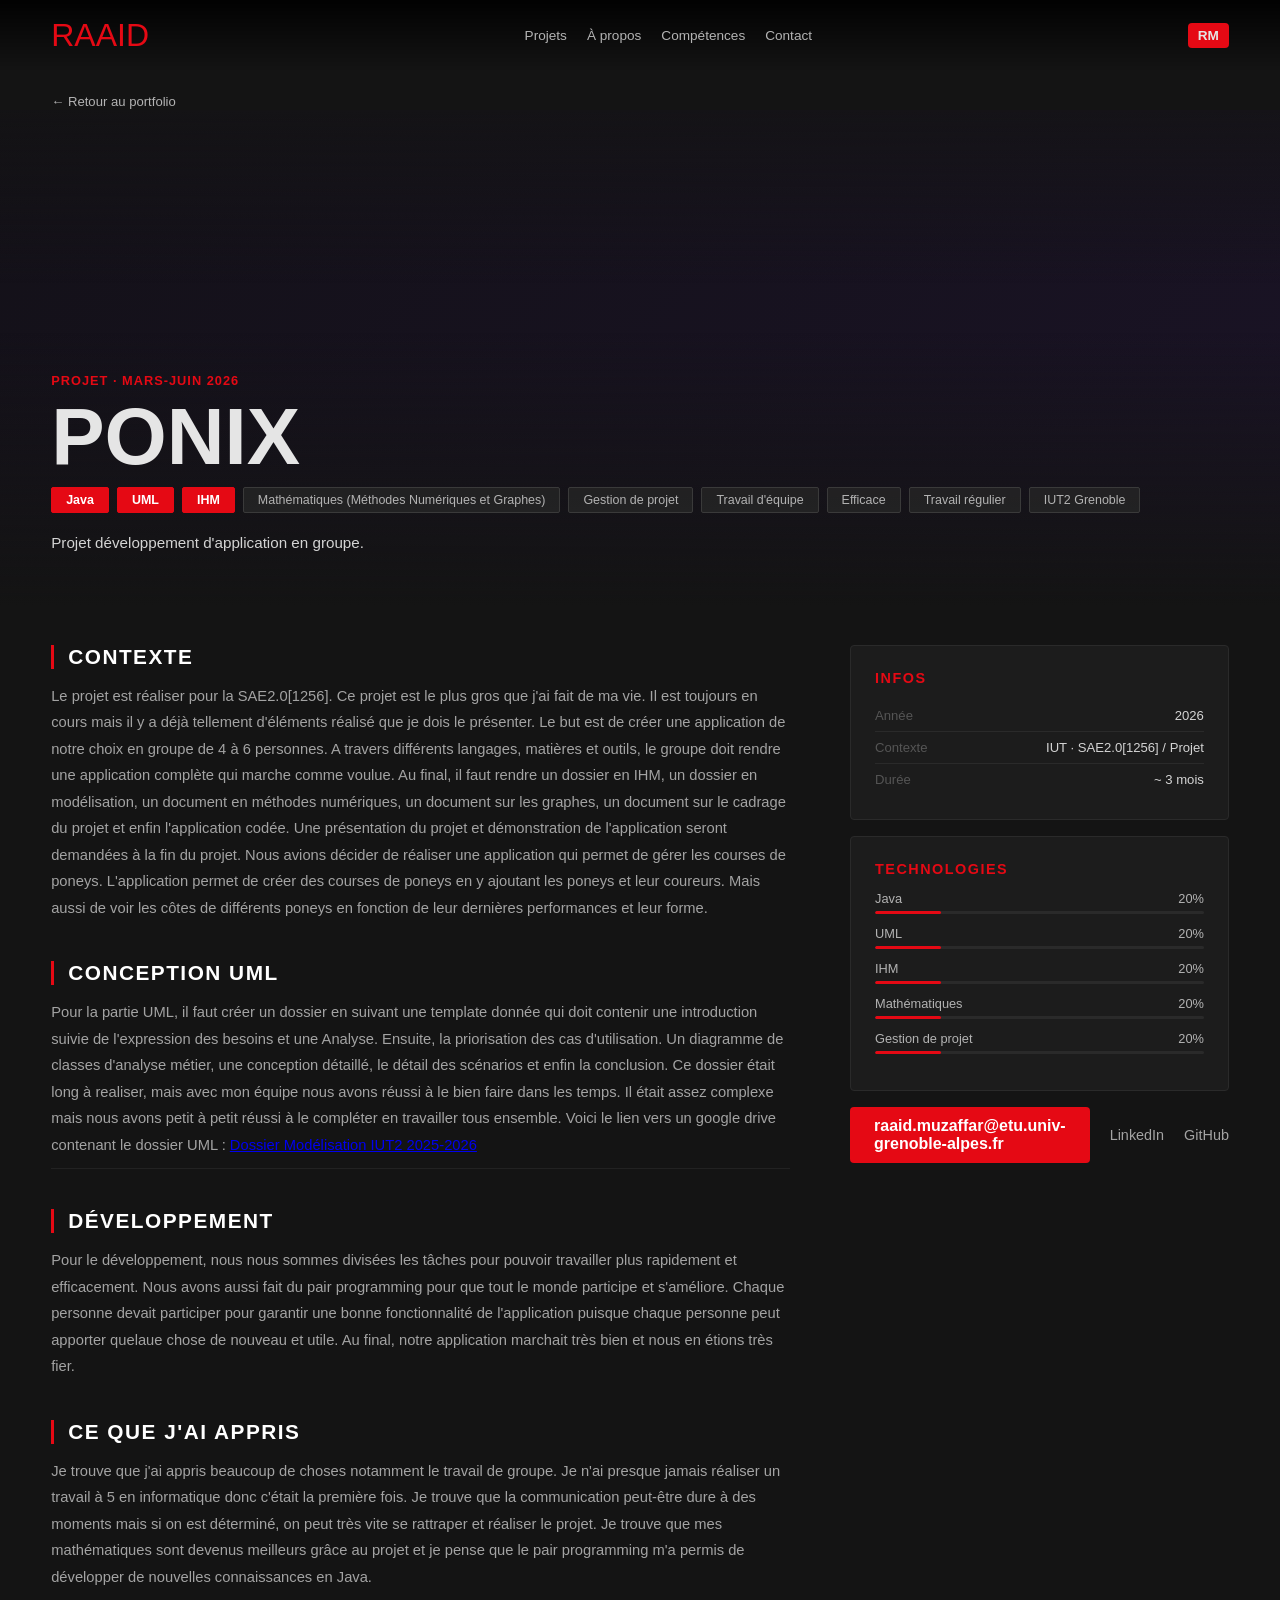
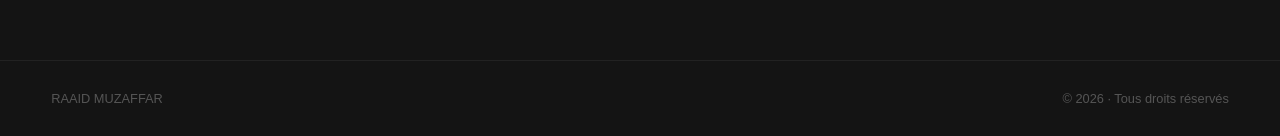
<file: application.html>
<!DOCTYPE html>
<html lang="fr">
<head>
  <meta charset="UTF-8">
  <meta name="viewport" content="width=device-width, initial-scale=1.0">
  <title>PONIX – Raaid Muzaffar</title>
  <link rel="stylesheet" href="cssportfolio.css">
</head>
<body>

<nav class="barrenav">
  <a href="index.html" class="logo">RAAID</a>
  <ul class="liennav">
    <li><a href="index.html">Projets</a></li>
    <li><a href="index.html">À propos</a></li>
    <li><a href="index.html">Compétences</a></li>
    <li><a href="index.html">Contact</a></li>
  </ul>
  <div class="avatar">RM</div>
</nav>

<a href="index.html" class="btn-arriere">← Retour au portfolio</a>

<section class="main-proj">
  <div class="bg-main-proj" style="background: linear-gradient(135deg, #110724, #2d115c);"></div>
  <div class="contenu-main-proj">
    <span class="grostxt-àpropos">PROJET · MARS-JUIN 2026</span>
    <h1>PONIX</h1>
    <div class="infos-main-proj">
      <span class="tag-red">Java</span>
      <span class="tag-red">UML</span>
      <span class="tag-red">IHM</span>
      <span>Mathématiques (Méthodes Numériques et Graphes)</span>
      <span>Gestion de projet</span>
      <span>Travail d'équipe</span>
      <span>Efficace</span>
      <span>Travail régulier</span>
      <span>IUT2 Grenoble</span>
    </div>
    <p style="color:#d4d4d4; max-width:580px; font-size:0.95rem; line-height:1.6;">
      Projet développement d'application en groupe.
    </p>
  </div>
</section>

<div class="main-structure">

  <div class="corps-main">

    <h2>CONTEXTE</h2>
    <p>Le projet est réaliser pour la SAE2.0[1256].
      Ce projet est le plus gros que j'ai fait de ma vie.
      Il est toujours en cours mais il y a déjà tellement d'éléments réalisé que je dois le présenter.
      Le but est de créer une application de notre choix en groupe de 4 à 6 personnes.
      A travers différents langages, matières et outils, le groupe doit rendre une application complète qui marche comme voulue.
      Au final, il faut rendre un dossier en IHM, un dossier en modélisation, un document en méthodes numériques, un document sur les graphes, un document sur le cadrage du projet et enfin l'application codée.
      Une présentation du projet et démonstration de l'application seront demandées à la fin du projet.
      Nous avions décider de réaliser une application qui permet de gérer les courses de poneys. L'application permet de créer des courses de poneys en y ajoutant les poneys et leur coureurs. Mais aussi de voir
      les côtes de différents poneys en fonction de leur dernières performances et leur forme.
    </p>

    <h2>CONCEPTION UML</h2>
    <p>Pour la partie UML, il faut créer un dossier en suivant une template donnée qui doit contenir une introduction suivie de l'expression des besoins et une Analyse.
      Ensuite, la priorisation des cas d'utilisation. Un diagramme de classes d'analyse métier, une conception détaillé, le détail des scénarios et enfin la conclusion.
      Ce dossier était long à realiser, mais avec mon équipe nous avons réussi à le bien faire dans les temps. Il était assez complexe mais nous avons petit à petit réussi à le compléter en travailler tous ensemble.
      Voici le lien vers un google drive contenant le dossier UML : <a href="https://drive.google.com/drive/folders/1jCc0aS4no5VzSkg6gOeWBM4frfP3zJgY?usp=sharing">Dossier Modélisation IUT2 2025-2026</a>
    </p>

    <div class="divise-main"></div>

    <h2>DÉVELOPPEMENT</h2>
    <p>Pour le développement, nous nous sommes divisées les tâches pour pouvoir travailler plus rapidement et efficacement. Nous avons aussi fait du pair programming pour que tout le monde participe et s'améliore.
      Chaque personne devait participer pour garantir une bonne fonctionnalité de l'application puisque chaque personne peut apporter quelaue chose de nouveau et utile. Au final, notre application marchait très bien et nous
      en étions très fier.
    </p>

    <h2>CE QUE J'AI APPRIS</h2>
    <ul>
      <p>Je trouve que j'ai appris beaucoup de choses notamment le travail de groupe. Je n'ai presque jamais réaliser un travail à 5 en informatique donc c'était la première fois.
      Je trouve que la communication peut-être dure à des moments mais si on est déterminé, on peut très vite se rattraper et réaliser le projet. 
      Je trouve que mes mathématiques sont devenus meilleurs grâce au projet et je pense que le pair programming m'a permis de développer de nouvelles connaissances en Java.
      </p>
    </ul>

  </div>

  <aside class="sidebar-main">

    <div class="sidebar-carte">
      <h3>INFOS</h3>
      <div class="sidebar-info">
        <span class="label">Année</span>
        <span class="valeur">2026</span>
      </div>
      <div class="sidebar-info">
        <span class="label">Contexte</span>
        <span class="valeur">IUT · SAE2.0[1256] / Projet</span>
      </div>
      <div class="sidebar-info">
        <span class="label">Durée</span>
        <span class="valeur">~ 3 mois</span>
      </div>
    </div>

    <div class="sidebar-carte">
      <h3>TECHNOLOGIES</h3>
      <div class="barre-comp">
        <div class="barre-comp-label"><span>Java</span><span>20%</span></div>
        <div class="barre-comp-track"><div class="barre-comp-fill" style="width: 20%;"></div></div>
      </div>
      <div class="barre-comp">
        <div class="barre-comp-label"><span>UML</span><span>20%</span></div>
        <div class="barre-comp-track"><div class="barre-comp-fill" style="width: 20%;"></div></div>
      </div>
      <div class="barre-comp">
        <div class="barre-comp-label"><span>IHM</span><span>20%</span></div>
        <div class="barre-comp-track"><div class="barre-comp-fill" style="width: 20%;"></div></div>
      </div>
      <div class="barre-comp">
        <div class="barre-comp-label"><span>Mathématiques</span><span>20%</span></div>
        <div class="barre-comp-track"><div class="barre-comp-fill" style="width: 20%;"></div></div>
      </div>
      <div class="barre-comp">
        <div class="barre-comp-label"><span>Gestion de projet</span><span>20%</span></div>
        <div class="barre-comp-track"><div class="barre-comp-fill" style="width: 20%;"></div></div>
      </div>
    </div>

    <div class="lien-contact">
    <a href="mailto:raaid.muzaffar@etu.univ-grenoble-alpes.fr" class="btn-red">raaid.muzaffar@etu.univ-grenoble-alpes.fr</a>
    <a href="https://linkedin.com/in/raaid-muzaffar-5b97623b1" target="_blank" class="style-link">LinkedIn</a>
    <a href="https://github.com/raaid07" target="_blank" class="style-link">GitHub</a>
  </div>

  </aside>

</div>

<footer>
  <div>RAAID MUZAFFAR</div>
  <div>© 2026 · Tous droits réservés</div>
</footer>

</body>
</html>
</file>
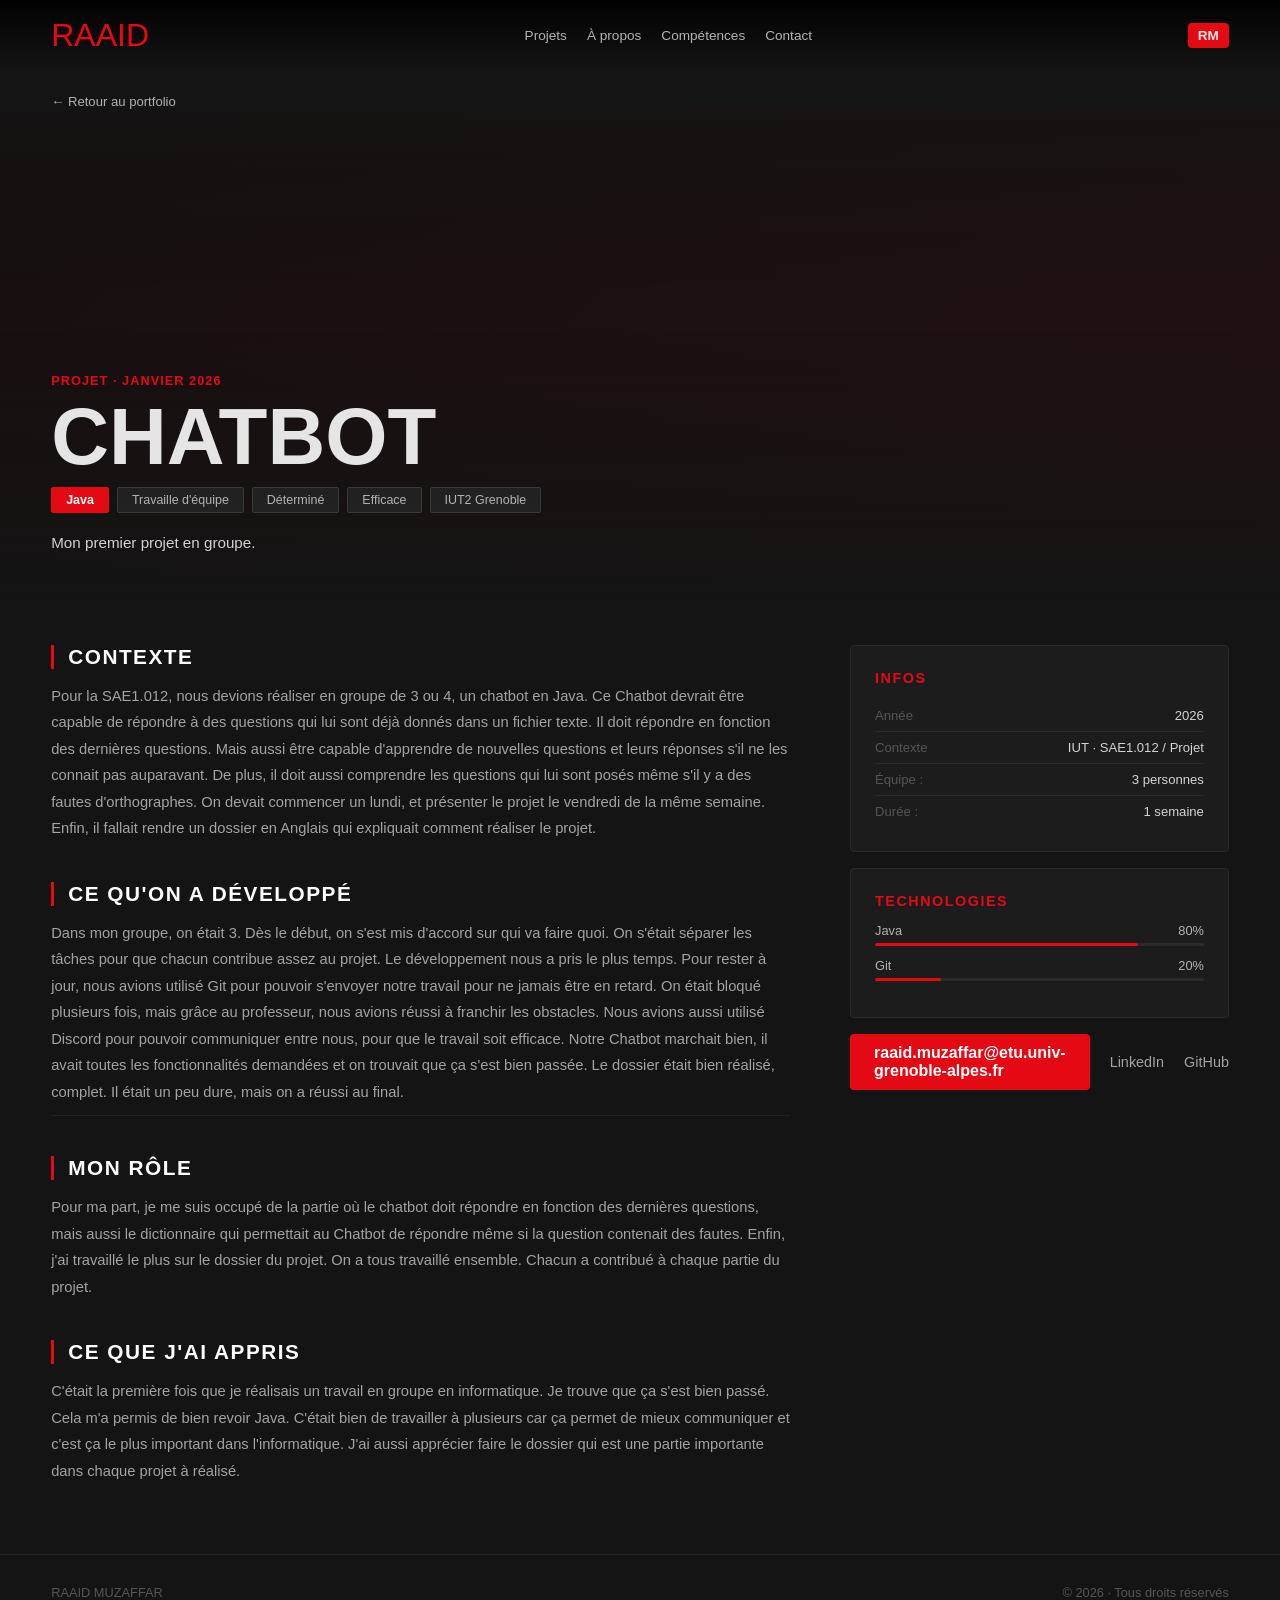
<file: chatbot.html>
<!DOCTYPE html>
<html lang="fr">
<head>
  <meta charset="UTF-8">
  <meta name="viewport" content="width=device-width, initial-scale=1.0">
  <title>Chatbot – Raaid Muzaffar</title>
  <link rel="stylesheet" href="cssportfolio.css">
</head>
<body>

<nav class="barrenav">
  <a href="index.html" class="logo">RAAID</a>
  <ul class="liennav">
    <li><a href="index.html">Projets</a></li>
    <li><a href="index.html">À propos</a></li>
    <li><a href="index.html">Compétences</a></li>
    <li><a href="index.html">Contact</a></li>
  </ul>
  <div class="avatar">RM</div>
</nav>

<a href="index.html" class="btn-arriere">← Retour au portfolio</a>

<section class="main-proj">
  <div class="bg-main-proj" style="background: linear-gradient(135deg, #1f0303, #4a0606);"></div>
  <div class="contenu-main-proj">
    <span class="grostxt-àpropos">PROJET · JANVIER 2026</span>
    <h1>CHATBOT</h1>
    <div class="infos-main-proj">
      <span class="tag-red">Java</span>
      <span>Travaille d'équipe</span>
      <span>Déterminé</span>
      <span>Efficace</span>
      <span>IUT2 Grenoble</span>
    </div>
    <p style="color:#d4d4d4; max-width:580px; font-size:0.95rem; line-height:1.6;">
      Mon premier projet en groupe.
    </p>
  </div>
</section>

<div class="main-structure">

  <div class="corps-main">

    <h2>CONTEXTE</h2>
    <p>Pour la SAE1.012, nous devions réaliser en groupe de 3 ou 4, un chatbot en Java.
      Ce Chatbot devrait être capable de répondre à des questions qui lui sont déjà donnés dans un fichier texte.
      Il doit répondre en fonction des dernières questions.
      Mais aussi être capable d'apprendre de nouvelles questions et leurs réponses s'il ne les connait pas auparavant.
      De plus, il doit aussi comprendre les questions qui lui sont posés même s'il y a des fautes d'orthographes.
      On devait commencer un lundi, et présenter le projet le vendredi de la même semaine.
      Enfin, il fallait rendre un dossier en Anglais qui expliquait comment réaliser le projet.</p>

    <h2>CE QU'ON A DÉVELOPPÉ</h2>
    <p>Dans mon groupe, on était 3. Dès le début, on s'est mis d'accord sur qui va faire quoi.
      On s'était séparer les tâches pour que chacun contribue assez au projet. Le développement nous a pris le plus temps. Pour rester à jour, nous avions utilisé Git pour pouvoir s'envoyer notre travail pour ne jamais être en retard.
      On était bloqué plusieurs fois, mais grâce au professeur, nous avions réussi à franchir les obstacles.
      Nous avions aussi utilisé Discord pour pouvoir communiquer entre nous, pour que le travail soit efficace.
      Notre Chatbot marchait bien, il avait toutes les fonctionnalités demandées et on trouvait que ça s'est bien passée. Le dossier était bien réalisé, complet. Il était un peu dure, mais on a réussi au final.
    </p>

    <div class="divise-main"></div>

    <h2>MON RÔLE</h2>
    <p>Pour ma part, je me suis occupé de la partie où le chatbot doit répondre en fonction des dernières questions, mais aussi le dictionnaire qui permettait au Chatbot de répondre même si la question contenait des fautes.
      Enfin, j'ai travaillé le plus sur le dossier du projet. On a tous travaillé ensemble. Chacun a contribué à chaque partie du projet. 
    </p>

    <h2>CE QUE J'AI APPRIS</h2>
    <ul>
      <p>C'était la première fois que je réalisais un travail en groupe en informatique. Je trouve que ça s'est bien passé. Cela m'a permis de bien revoir Java.
        C'était bien de travailler à plusieurs car ça permet de mieux communiquer et c'est ça le plus important dans l'informatique.
        J'ai aussi apprécier faire le dossier qui est une partie importante dans chaque projet à réalisé.
      </p>
    </ul>

  </div>

  <aside class="sidebar-main">

    <div class="sidebar-carte">
      <h3>INFOS</h3>
      <div class="sidebar-info">
        <span class="label">Année</span>
        <span class="valeur">2026</span>
      </div>
      <div class="sidebar-info">
        <span class="label">Contexte</span>
        <span class="valeur">IUT · SAE1.012 / Projet</span>
      </div>
      <div class="sidebar-info">
        <span class="label">Équipe :</span>
        <span class="valeur">3 personnes</span>
      </div>
      <div class="sidebar-info">
        <span class="label">Durée :</span>
        <span class="valeur">1 semaine</span>
      </div>
    </div>

    <div class="sidebar-carte">
      <h3>TECHNOLOGIES</h3>
      <div class="barre-comp">
        <div class="barre-comp-label"><span>Java</span><span>80%</span></div>
        <div class="barre-comp-track"><div class="barre-comp-fill" style="width: 80%;"></div></div>
      </div>
      <div class="barre-comp">
        <div class="barre-comp-label"><span>Git</span><span>20%</span></div>
        <div class="barre-comp-track"><div class="barre-comp-fill" style="width: 20%;"></div></div>
      </div>
    </div>

    <div class="lien-contact">
    <a href="mailto:raaid.muzaffar@etu.univ-grenoble-alpes.fr" class="btn-red">raaid.muzaffar@etu.univ-grenoble-alpes.fr</a>
    <a href="https://linkedin.com/in/raaid-muzaffar-5b97623b1" target="_blank" class="style-link">LinkedIn</a>
    <a href="https://github.com/raaid07" target="_blank" class="style-link">GitHub</a>
  </div>

  </aside>

</div>

<footer>
  <div>RAAID MUZAFFAR</div>
  <div>© 2026 · Tous droits réservés</div>
</footer>

</body>
</html>
</file>
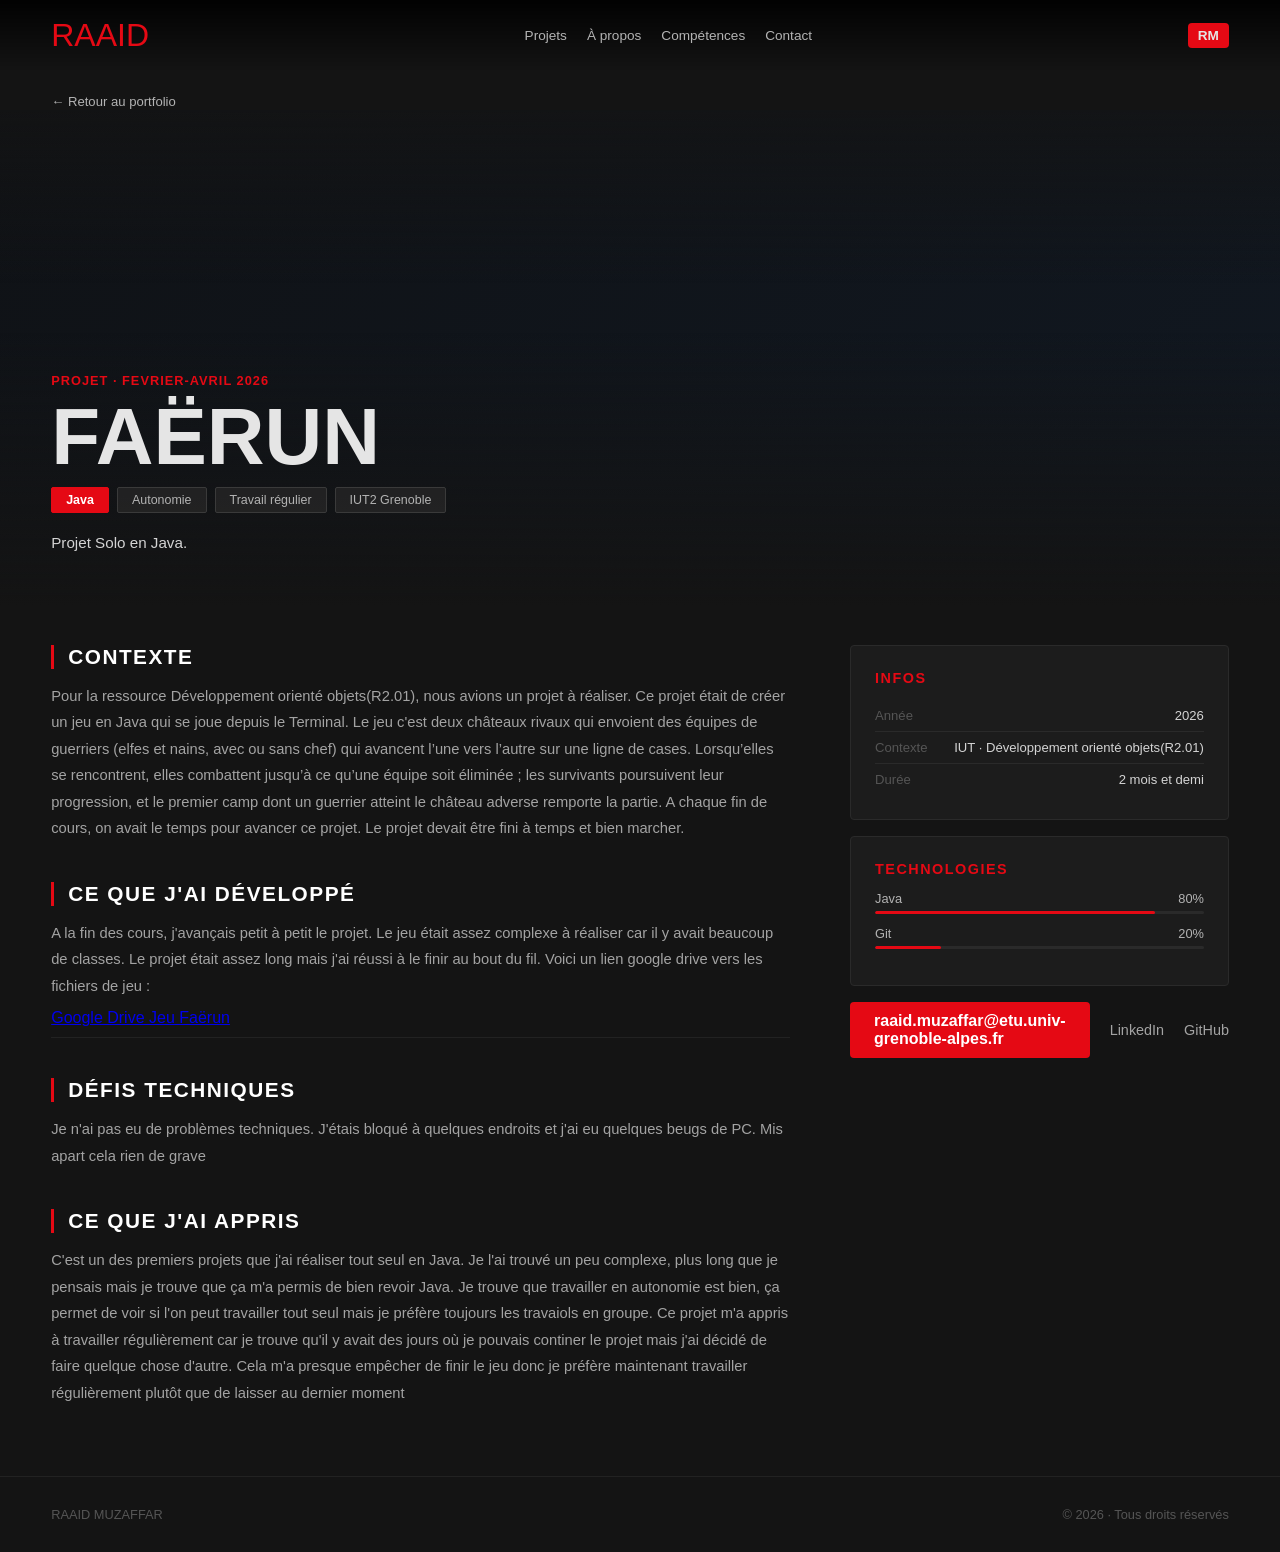
<file: faerun.html>
<!DOCTYPE html>
<html lang="fr">
<head>
  <meta charset="UTF-8">
  <meta name="viewport" content="width=device-width, initial-scale=1.0">
  <title>Projet Faërun – Raaid Muzaffar</title>
  <link rel="stylesheet" href="cssportfolio.css">
</head>
<body>

<nav class="barrenav">
  <a href="index.html" class="logo">RAAID</a>
  <ul class="liennav">
    <li><a href="index.html">Projets</a></li>
    <li><a href="index.html">À propos</a></li>
    <li><a href="index.html">Compétences</a></li>
    <li><a href="index.html">Contact</a></li>
  </ul>
  <div class="avatar">RM</div>
</nav>

<a href="index.html" class="btn-arriere">← Retour au portfolio</a>

<section class="main-proj">
  <div class="bg-main-proj" style="background: linear-gradient(135deg, #020c1b, #082449);"></div>
  <div class="contenu-main-proj">
    <span class="grostxt-àpropos">PROJET · FEVRIER-AVRIL 2026</span>
    <h1>FAËRUN</h1>
    <div class="infos-main-proj">
      <span class="tag-red">Java</span>
      <span>Autonomie</span>
      <span>Travail régulier</span>
      <span>IUT2 Grenoble</span>
    </div>
    <p style="color:#d4d4d4; max-width:580px; font-size:0.95rem; line-height:1.6;">
      Projet Solo en Java.
    </p>
  </div>
</section>

<div class="main-structure">

  <div class="corps-main">

    <h2>CONTEXTE</h2>
    <p>Pour la ressource Développement orienté objets(R2.01), nous avions un projet à réaliser.
      Ce projet était de créer un jeu en Java qui se joue depuis le Terminal.
      Le jeu c'est deux châteaux rivaux qui envoient des équipes de guerriers (elfes et nains, avec ou sans chef) qui avancent l’une vers l’autre sur une ligne de cases. 
      Lorsqu’elles se rencontrent, elles combattent jusqu’à ce qu’une équipe soit éliminée ; les survivants poursuivent leur progression, et le premier camp dont un guerrier atteint le château adverse remporte la partie.
      A chaque fin de cours, on avait le temps pour avancer ce projet. Le projet devait être fini à temps et bien marcher.
    </p>

    <h2>CE QUE J'AI DÉVELOPPÉ</h2>
    <p>A la fin des cours, j'avançais petit à petit le projet.
      Le jeu était assez complexe à réaliser car il y avait beaucoup de classes. Le projet était assez long mais j'ai réussi à le finir au bout du fil. Voici un lien google drive vers les fichiers de jeu :
    </p>
    <a href="https://drive.google.com/drive/folders/1B2b9k6OzQ1HgYnogIrJ2L-sOI3bEV0gO?usp=sharing">Google Drive Jeu Faërun</a>

    <div class="divise-main"></div>

    <h2>DÉFIS TECHNIQUES</h2>
    <p>Je n'ai pas eu de problèmes techniques. J'étais bloqué à quelques endroits et j'ai eu quelques beugs de PC. Mis apart cela rien de grave</p>

    <h2>CE QUE J'AI APPRIS</h2>
    <ul>
      <p>C'est un des premiers projets que j'ai réaliser tout seul en Java.
        Je l'ai trouvé un peu complexe, plus long que je pensais mais je trouve que ça m'a permis de bien revoir Java. 
        Je trouve que travailler en autonomie est bien, ça permet de voir si l'on peut travailler tout seul mais je préfère toujours les travaiols en groupe.
        Ce projet m'a appris à travailler régulièrement car je trouve qu'il y avait des jours où je pouvais continer le projet mais j'ai décidé de faire quelque chose d'autre. 
        Cela m'a presque empêcher de finir le jeu donc je préfère maintenant travailler régulièrement plutôt que de laisser au dernier moment
      </p>
    </ul>

  </div>

  <aside class="sidebar-main">

    <div class="sidebar-carte">
      <h3>INFOS</h3>
      <div class="sidebar-info">
        <span class="label">Année</span>
        <span class="valeur">2026</span>
      </div>
      <div class="sidebar-info">
        <span class="label">Contexte</span>
        <span class="valeur">IUT · Développement orienté objets(R2.01)</span>
      </div>
      <div class="sidebar-info">
        <span class="label">Durée</span>
        <span class="valeur">2 mois et demi</span>
      </div>
    </div>

    <div class="sidebar-carte">
      <h3>TECHNOLOGIES</h3>
      <div class="barre-comp">
        <div class="barre-comp-label"><span>Java</span><span>80%</span></div>
        <div class="barre-comp-track"><div class="barre-comp-fill" style="width: 85%;"></div></div>
      </div>
      <div class="barre-comp">
        <div class="barre-comp-label"><span>Git</span><span>20%</span></div>
        <div class="barre-comp-track"><div class="barre-comp-fill" style="width: 20%;"></div></div>
      </div>
    </div>

    <div class="lien-contact">
    <a href="mailto:raaid.muzaffar@etu.univ-grenoble-alpes.fr" class="btn-red">raaid.muzaffar@etu.univ-grenoble-alpes.fr</a>
    <a href="https://linkedin.com/in/raaid-muzaffar-5b97623b1" target="_blank" class="style-link">LinkedIn</a>
    <a href="https://github.com/raaid07" target="_blank" class="style-link">GitHub</a>
  </div>

  </aside>

</div>

<footer>
  <div>RAAID MUZAFFAR</div>
  <div>© 2026 · Tous droits réservés</div>
</footer>

</body>
</html>
</file>
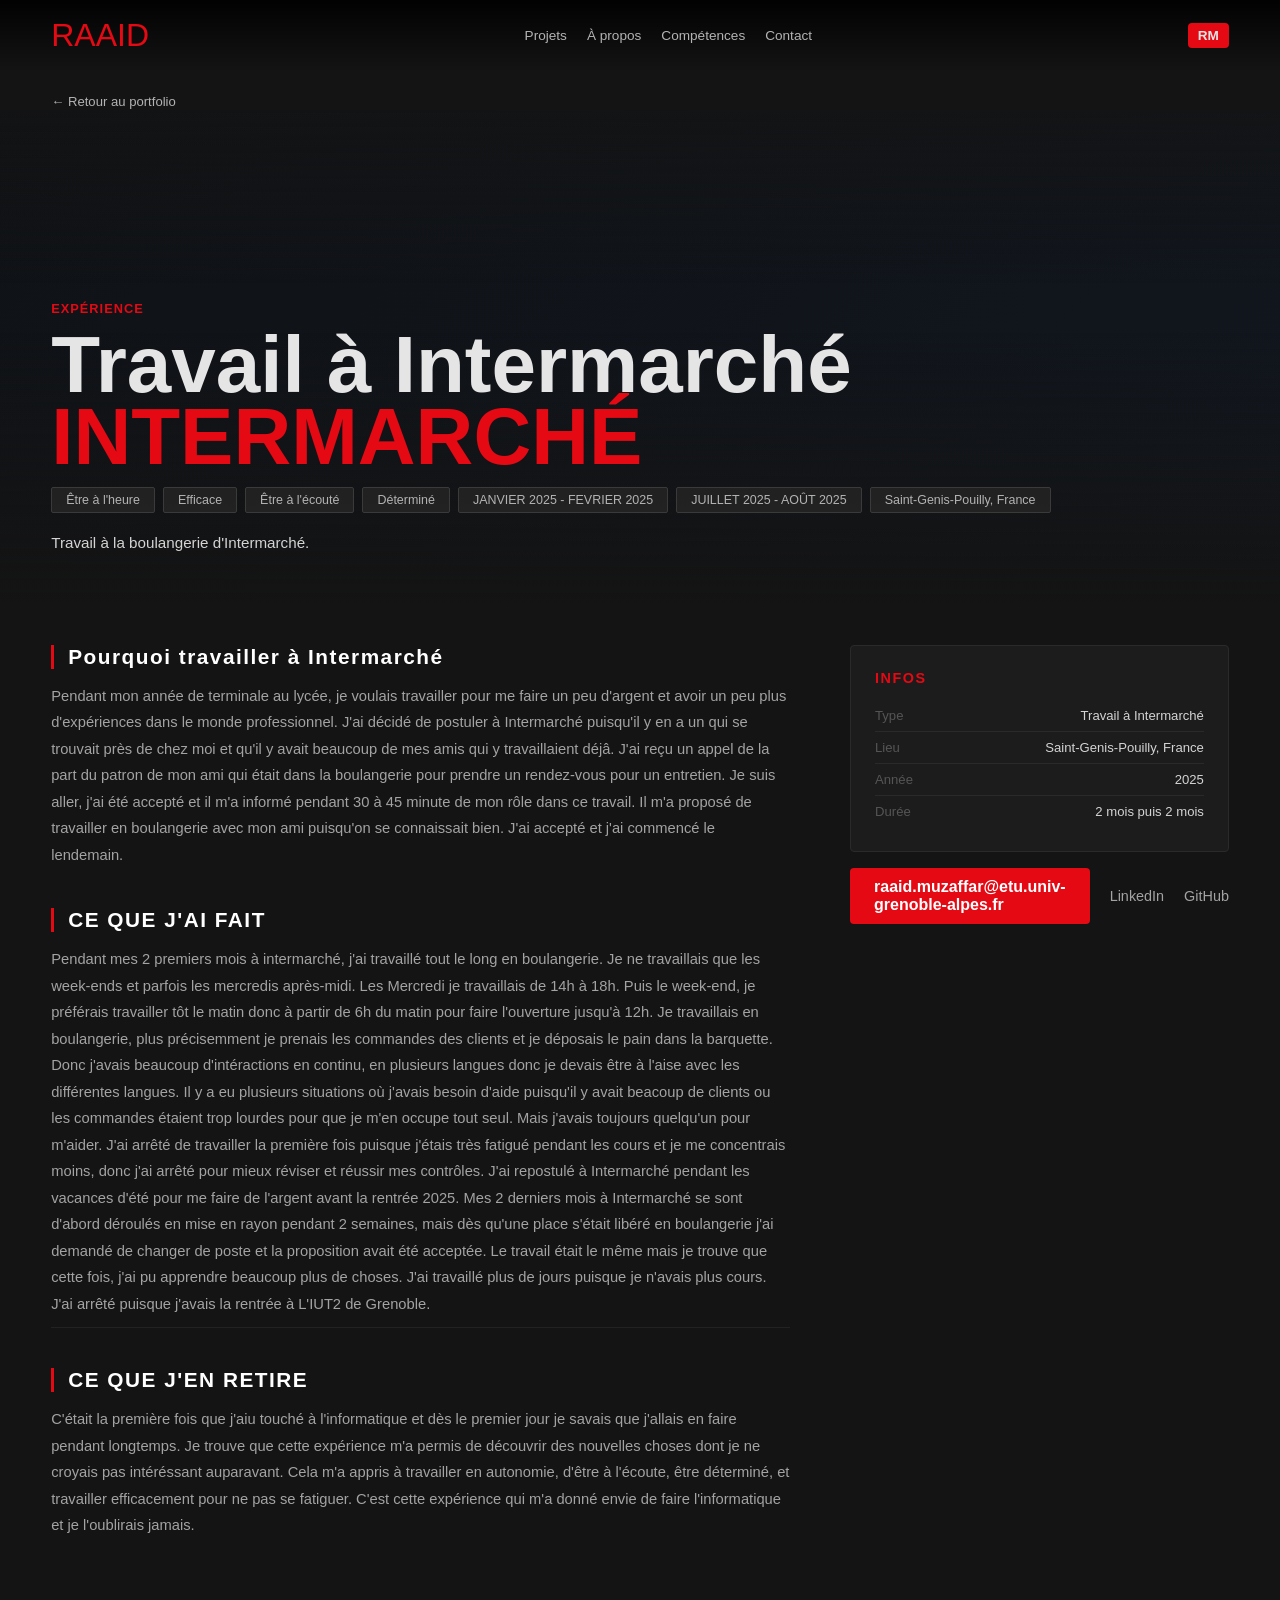
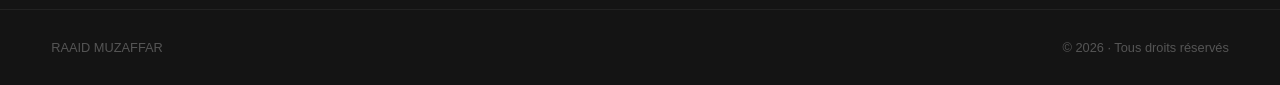
<file: Intermarché.html>
<!DOCTYPE html>
<html lang="fr">
<head>
  <meta charset="UTF-8">
  <meta name="viewport" content="width=device-width, initial-scale=1.0">
  <title>Intermarché – Raaid Muzaffar</title>
  <link rel="stylesheet" href="cssportfolio.css">
</head>
<body>

<nav class="barrenav">
  <a href="index.html" class="logo">RAAID</a>
  <ul class="liennav">
    <li><a href="index.html">Projets</a></li>
    <li><a href="index.html">À propos</a></li>
    <li><a href="index.html">Compétences</a></li>
    <li><a href="index.html">Contact</a></li>
  </ul>
  <div class="avatar">RM</div>
</nav>

<a href="index.html" class="btn-arriere">← Retour au portfolio</a>

<section class="main-proj">
  <div class="bg-main-proj" style="background: linear-gradient(135deg, #020c1b, #0a1f40);"></div>
  <div class="contenu-main-proj">
    <span class="grostxt-àpropos">EXPÉRIENCE</span>
    <h1>Travail à Intermarché<br><span style="color:#E50914;">INTERMARCHÉ</span></h1>
    <div class="infos-main-proj">
      <span>Être à l'heure</span>
      <span>Efficace</span>
      <span>Être à l'écouté</span>
      <span>Déterminé</span>
      <span>JANVIER 2025 - FEVRIER 2025</span>
      <span>JUILLET 2025 - AOÛT 2025</span>
      <span>Saint-Genis-Pouilly, France</span>
    </div>
    <p style="color:#d4d4d4; max-width:580px; font-size:0.95rem; line-height:1.6;">
      Travail à la boulangerie d'Intermarché.
    </p>
  </div>
</section>

<div class="main-structure">

  <div class="corps-main">

    <h2>Pourquoi travailler à Intermarché</h2>
    <p>
      Pendant mon année de terminale au lycée, je voulais travailler pour me faire un peu d'argent et avoir un peu plus d'expériences dans le monde professionnel.
      J'ai décidé de postuler à Intermarché puisqu'il y en a un qui se trouvait près de chez moi et qu'il y avait beaucoup de mes amis qui y travaillaient déjâ. J'ai reçu un appel de la part
      du patron de mon ami qui était dans la boulangerie pour prendre un rendez-vous pour un entretien. Je suis aller, j'ai été accepté et il m'a informé pendant 30 à 45 minute de mon rôle dans ce travail.
      Il m'a proposé de travailler en boulangerie avec mon ami puisqu'on se connaissait bien. J'ai accepté et j'ai commencé le lendemain.
    </p>

    <h2>CE QUE J'AI FAIT</h2>
    <p>Pendant mes 2 premiers mois à intermarché, j'ai travaillé tout le long en boulangerie. Je ne travaillais que les week-ends et parfois les mercredis après-midi.
      Les Mercredi je travaillais de 14h à 18h. Puis le week-end, je préférais travailler tôt le matin donc à partir de 6h du matin pour faire l'ouverture jusqu'à 12h.
      Je travaillais en boulangerie, plus précisemment je prenais les commandes des clients et je déposais le pain dans la barquette. Donc j'avais beaucoup d'intéractions en continu, en plusieurs langues
      donc je devais être à l'aise avec les différentes langues. Il y a eu plusieurs situations où j'avais besoin d'aide puisqu'il y avait beacoup de clients ou les commandes étaient trop lourdes pour que je m'en occupe tout seul.
      Mais j'avais toujours quelqu'un pour m'aider. J'ai arrêté de travailler la première fois puisque j'étais très fatigué pendant les cours et je me concentrais moins, donc j'ai arrêté pour mieux réviser et réussir mes contrôles.
      J'ai repostulé à Intermarché pendant les vacances d'été pour me faire de l'argent avant la rentrée 2025. Mes 2 derniers mois à Intermarché se sont d'abord déroulés en mise en rayon pendant 2 semaines, mais dès qu'une place 
      s'était libéré en boulangerie j'ai demandé de changer de poste et la proposition avait été acceptée. Le travail était le même mais je trouve que cette fois, j'ai pu apprendre beaucoup plus de choses. J'ai travaillé plus de 
      jours puisque je n'avais plus cours. J'ai arrêté puisque j'avais la rentrée à L'IUT2 de Grenoble.
    </p>

    <div class="divise-main"></div>

    <h2>CE QUE J'EN RETIRE</h2>
    <p>C'était la première fois que j'aiu touché à l'informatique et dès le premier jour je savais que j'allais en faire pendant longtemps.
      Je trouve que cette expérience m'a permis de découvrir des nouvelles choses dont je ne croyais pas intéréssant auparavant.
      Cela m'a appris à travailler en autonomie, d'être à l'écoute, être déterminé, et travailler efficacement pour ne pas se fatiguer.
      C'est cette expérience qui m'a donné envie de faire l'informatique et je l'oublirais jamais.
    </p>

  </div>

  <aside class="sidebar-main">

    <div class="sidebar-carte">
      <h3>INFOS</h3>
      <div class="sidebar-info">
        <span class="label">Type</span>
        <span class="valeur">Travail à Intermarché</span>
      </div>
      <div class="sidebar-info">
        <span class="label">Lieu</span>
        <span class="valeur">Saint-Genis-Pouilly, France</span>
      </div>
      <div class="sidebar-info">
        <span class="label">Année</span>
        <span class="valeur">2025</span>
      </div>
      <div class="sidebar-info">
        <span class="label">Durée</span>
        <span class="valeur">2 mois puis 2 mois</span>
      </div>
    </div>


    <div class="lien-contact">
    <a href="mailto:raaid.muzaffar@etu.univ-grenoble-alpes.fr" class="btn-red">raaid.muzaffar@etu.univ-grenoble-alpes.fr</a>
    <a href="https://linkedin.com/in/raaid-muzaffar-5b97623b1" target="_blank" class="style-link">LinkedIn</a>
    <a href="https://github.com/raaid07" target="_blank" class="style-link">GitHub</a>
  </div>

  </aside>

</div>

<footer>
  <div>RAAID MUZAFFAR</div>
  <div>© 2026 · Tous droits réservés</div>
</footer>

</body>
</html>
</file>
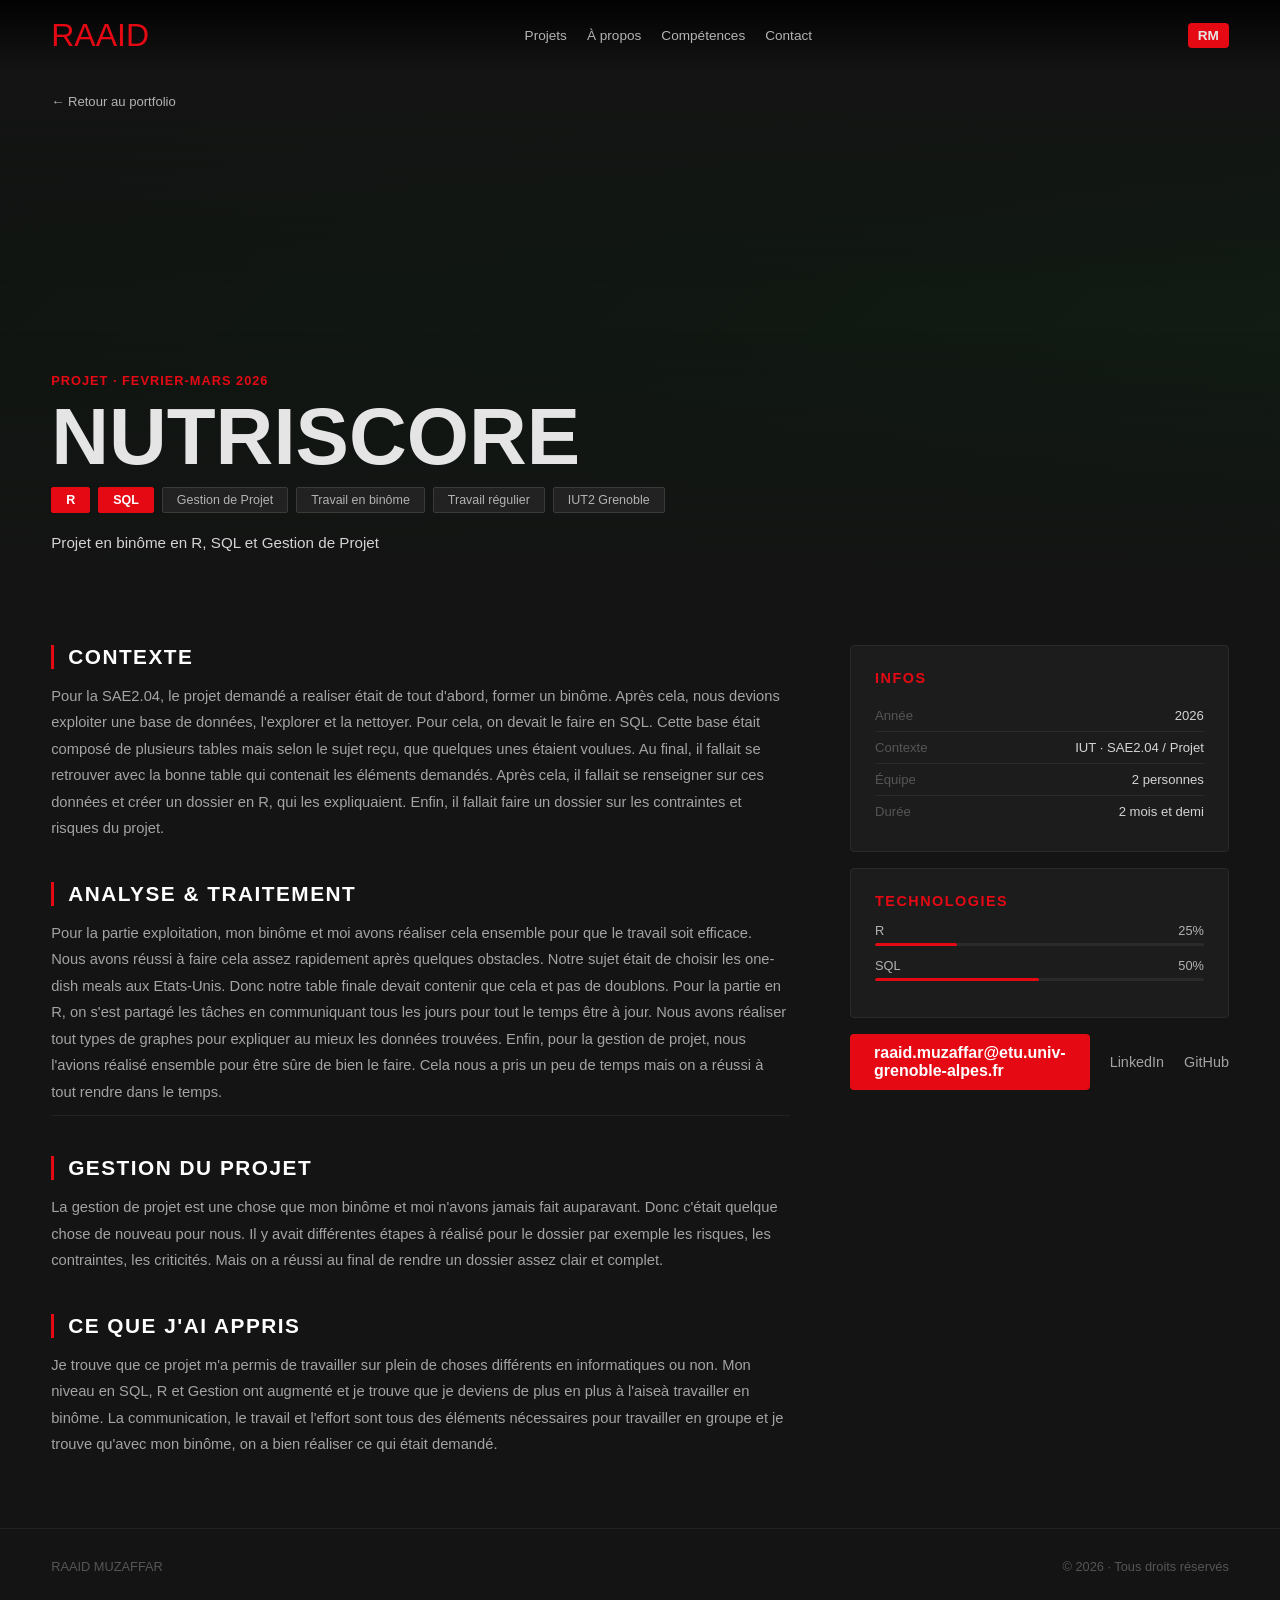
<file: nutriscore.html>
<!DOCTYPE html>
<html lang="fr">
<head>
  <meta charset="UTF-8">
  <meta name="viewport" content="width=device-width, initial-scale=1.0">
  <title>Nutriscore – Raaid Muzaffar</title>
  <link rel="stylesheet" href="cssportfolio.css">
</head>
<body>

<nav class="barrenav">
  <a href="index.html" class="logo">RAAID</a>
  <ul class="liennav">
    <li><a href="index.html">Projets</a></li>
    <li><a href="index.html">À propos</a></li>
    <li><a href="index.html">Compétences</a></li>
    <li><a href="index.html">Contact</a></li>
  </ul>
  <div class="avatar">RM</div>
</nav>

<a href="index.html" class="btn-arriere">← Retour au portfolio</a>

<section class="main-proj">
  <div class="bg-main-proj" style="background: linear-gradient(135deg, #041408, #0b3314);"></div>
  <div class="contenu-main-proj">
    <span class="grostxt-àpropos">PROJET · FEVRIER-MARS 2026</span>
    <h1>NUTRISCORE</h1>
    <div class="infos-main-proj">
      <span class="tag-red">R</span>
      <span class="tag-red">SQL</span>
      <span>Gestion de Projet</span>
      <span>Travail en binôme</span>
      <span>Travail régulier</span>
      <span>IUT2 Grenoble</span>
    </div>
    <p style="color:#d4d4d4; max-width:580px; font-size:0.95rem; line-height:1.6;">
      Projet en binôme en R, SQL et Gestion de Projet
    </p>
  </div>
</section>

<div class="main-structure">

  <div class="corps-main">

    <h2>CONTEXTE</h2>
    <p>Pour la SAE2.04, le projet demandé a realiser était de tout d'abord, former un binôme.
      Après cela, nous devions exploiter une base de données, l'explorer et la nettoyer.
      Pour cela, on devait le faire en SQL. Cette base était composé de plusieurs tables mais selon le sujet reçu, que quelques unes étaient voulues.
      Au final, il fallait se retrouver avec la bonne table qui contenait les éléments demandés.
      Après cela, il fallait se renseigner sur ces données et créer un dossier en R, qui les expliquaient.
      Enfin, il fallait faire un dossier sur les contraintes et risques du projet.
    </p>

    <h2>ANALYSE & TRAITEMENT</h2>
    <p>Pour la partie exploitation, mon binôme et moi avons réaliser cela ensemble pour que le travail soit efficace.
      Nous avons réussi à faire cela assez rapidement après quelques obstacles. Notre sujet était de choisir les one-dish meals aux Etats-Unis.
      Donc notre table finale devait contenir que cela et pas de doublons.
      Pour la partie en R, on s'est partagé les tâches en communiquant tous les jours pour tout le temps être à jour.
      Nous avons réaliser tout types de graphes pour expliquer au mieux les données trouvées.
      Enfin, pour la gestion de projet, nous l'avions réalisé ensemble pour être sûre de bien le faire.
      Cela nous a pris un peu de temps mais on a réussi à tout rendre dans le temps.
    </p>

    <div class="divise-main"></div>

    <h2>GESTION DU PROJET</h2>
    <p>La gestion de projet est une chose que mon binôme et moi n'avons jamais fait auparavant. Donc c'était quelque chose de nouveau pour nous.
      Il y avait différentes étapes à réalisé pour le dossier par exemple les risques, les contraintes, les criticités.
      Mais on a réussi au final de rendre un dossier assez clair et complet.
    </p>

    <h2>CE QUE J'AI APPRIS</h2>
    <p>Je trouve que ce projet m'a permis de travailler sur plein de choses différents en informatiques ou non.
      Mon niveau en SQL, R et Gestion ont augmenté et je trouve que je deviens de plus en plus à l'aiseà travailler en binôme. La communication, le travail et l'effort sont tous des éléments nécessaires pour travailler en groupe
      et je trouve qu'avec mon binôme, on a bien réaliser ce qui était demandé.
    </p>

  </div>

  <aside class="sidebar-main">

    <div class="sidebar-carte">
      <h3>INFOS</h3>
      <div class="sidebar-info">
        <span class="label">Année</span>
        <span class="valeur">2026</span>
      </div>
      <div class="sidebar-info">
        <span class="label">Contexte</span>
        <span class="valeur">IUT · SAE2.04 / Projet</span>
      </div>
      <div class="sidebar-info">
        <span class="label">Équipe</span>
        <span class="valeur">2 personnes</span>
      </div>
      <div class="sidebar-info">
        <span class="label">Durée</span>
        <span class="valeur">2 mois et demi</span>
      </div>
    </div>

    <div class="sidebar-carte">
      <h3>TECHNOLOGIES</h3>
      <div class="barre-comp">
        <div class="barre-comp-label"><span>R</span><span>25%</span></div>
        <div class="barre-comp-track"><div class="barre-comp-fill" style="width: 25%;"></div></div>
      </div>
      <div class="barre-comp">
        <div class="barre-comp-label"><span>SQL</span><span>50%</span></div>
        <div class="barre-comp-track"><div class="barre-comp-fill" style="width: 50%;"></div></div>
      </div>
    </div>

    <div class="lien-contact">
    <a href="mailto:raaid.muzaffar@etu.univ-grenoble-alpes.fr" class="btn-red">raaid.muzaffar@etu.univ-grenoble-alpes.fr</a>
    <a href="https://linkedin.com/in/raaid-muzaffar-5b97623b1" target="_blank" class="style-link">LinkedIn</a>
    <a href="https://github.com/raaid07" target="_blank" class="style-link">GitHub</a>
  </div>

  </aside>

</div>

<footer>
  <div>RAAID MUZAFFAR</div>
  <div>© 2026 · Tous droits réservés</div>
</footer>

</body>
</html>
</file>
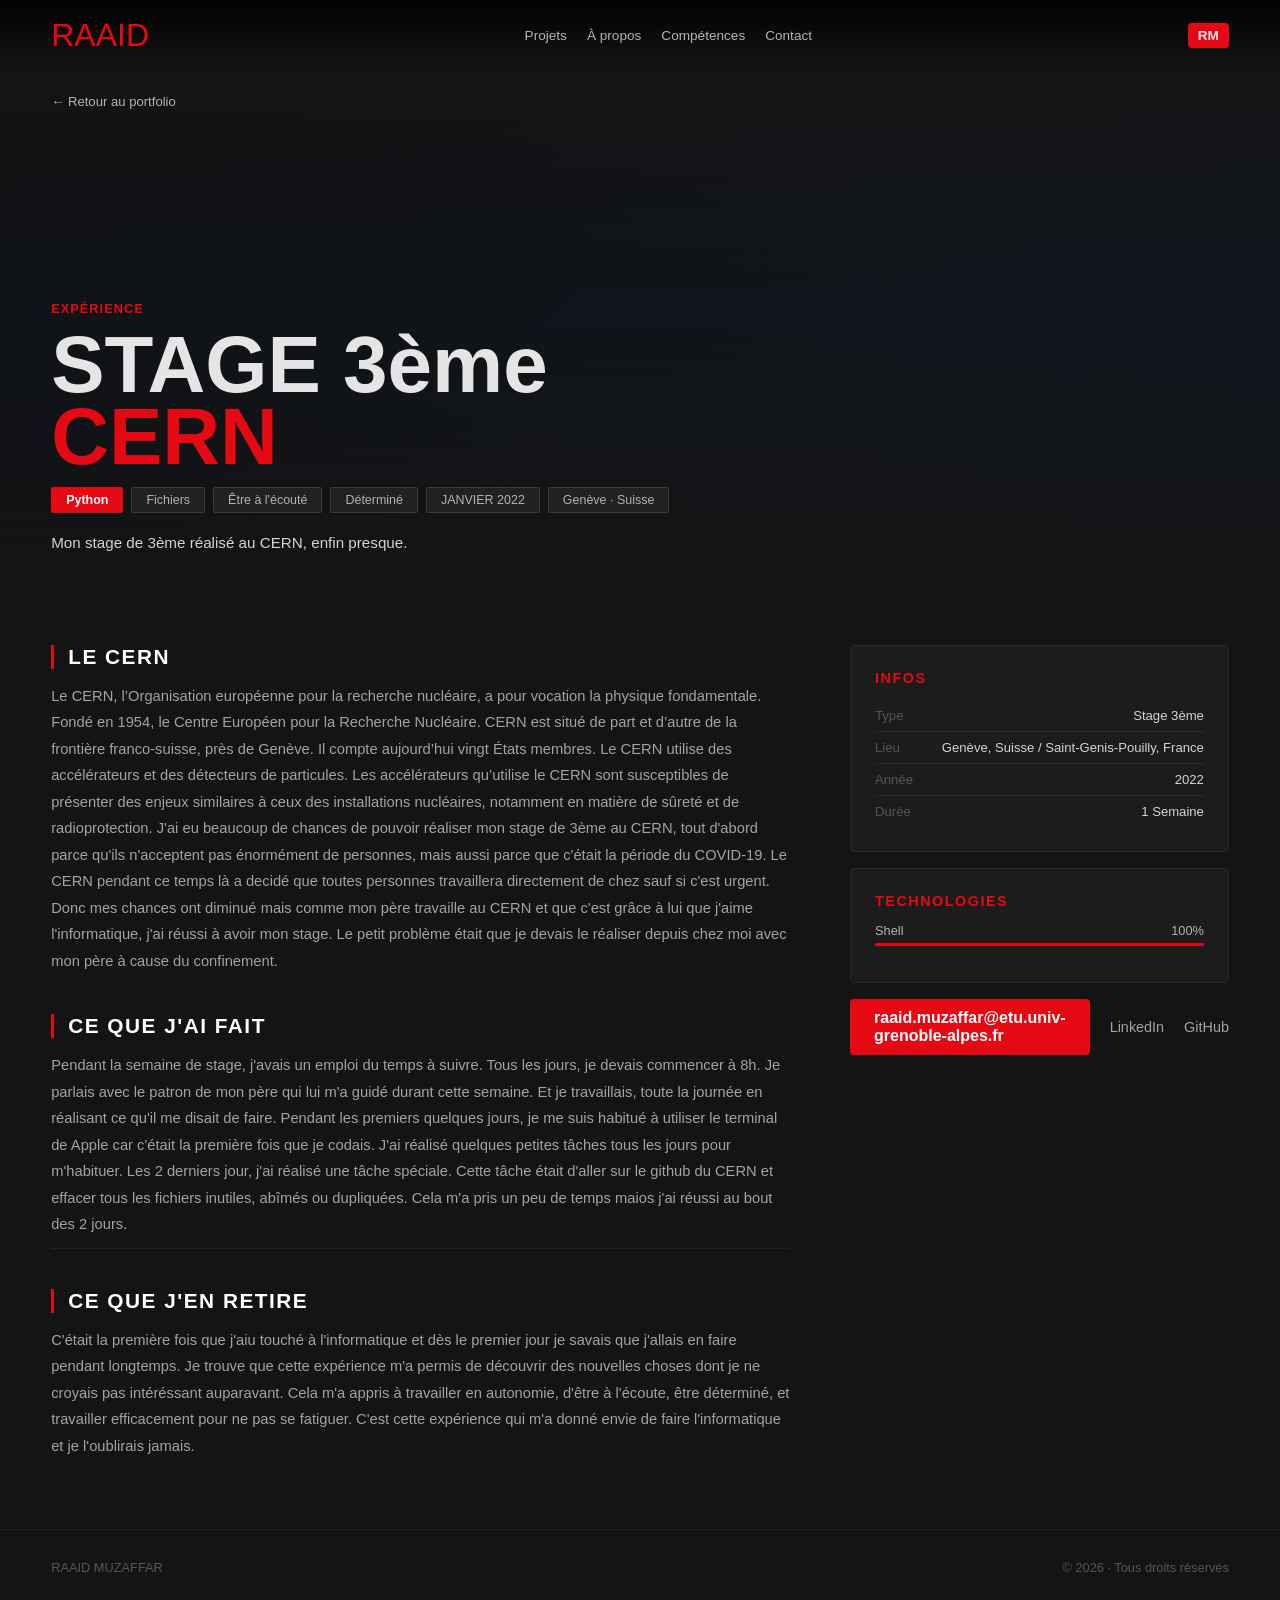
<file: stage-cern.html>
<!DOCTYPE html>
<html lang="fr">
<head>
  <meta charset="UTF-8">
  <meta name="viewport" content="width=device-width, initial-scale=1.0">
  <title>Stage CERN – Raaid Muzaffar</title>
  <link rel="stylesheet" href="cssportfolio.css">
</head>
<body>

<nav class="barrenav">
  <a href="index.html" class="logo">RAAID</a>
  <ul class="liennav">
    <li><a href="index.html">Projets</a></li>
    <li><a href="index.html">À propos</a></li>
    <li><a href="index.html">Compétences</a></li>
    <li><a href="index.html">Contact</a></li>
  </ul>
  <div class="avatar">RM</div>
</nav>

<a href="index.html" class="btn-arriere">← Retour au portfolio</a>

<section class="main-proj">
  <div class="bg-main-proj" style="background: linear-gradient(135deg, #020c1b, #0a1f40);"></div>
  <div class="contenu-main-proj">
    <span class="grostxt-àpropos">EXPÉRIENCE</span>
    <h1>STAGE 3ème<br><span style="color:#E50914;">CERN</span></h1>
    <div class="infos-main-proj">
      <span class="tag-red">Python</span>
      <span>Fichiers</span>
      <span>Être à l'écouté</span>
      <span>Déterminé</span>
      <span>JANVIER 2022</span>
      <span>Genève · Suisse</span>
    </div>
    <p style="color:#d4d4d4; max-width:580px; font-size:0.95rem; line-height:1.6;">
      Mon stage de 3ème réalisé au CERN, enfin presque.
    </p>
  </div>
</section>

<div class="main-structure">

  <div class="corps-main">

    <h2>LE CERN</h2>
    <p>Le CERN, l’Organisation européenne pour la recherche nucléaire, a pour vocation la physique fondamentale. 
      Fondé en 1954, le Centre Européen pour la Recherche Nucléaire.
      CERN est situé de part et d’autre de la frontière franco-suisse, près de Genève. 
      Il compte aujourd’hui vingt États membres. 
      Le CERN utilise des accélérateurs et des détecteurs de particules. 
      Les accélérateurs qu’utilise le CERN sont susceptibles de présenter des enjeux similaires à ceux des installations nucléaires, notamment en matière de sûreté et de radioprotection.
      J'ai eu beaucoup de chances de pouvoir réaliser mon stage de 3ème au CERN, tout d'abord parce qu'ils n'acceptent pas énormément de personnes, mais aussi parce que c'était la période du COVID-19. 
      Le CERN pendant ce temps là a decidé que toutes personnes travaillera directement de chez sauf si c'est urgent. Donc mes chances ont diminué mais comme mon père travaille au CERN et que c'est grâce à lui que j'aime l'informatique, j'ai réussi à avoir mon stage.
      Le petit problème était que je devais le réaliser depuis chez moi avec mon père à cause du confinement.
    </p>

    <h2>CE QUE J'AI FAIT</h2>
    <p>Pendant la semaine de stage, j'avais un emploi du temps à suivre.
      Tous les jours, je devais commencer à 8h. Je parlais avec le patron de mon père qui lui m'a guidé durant cette semaine.
      Et je travaillais, toute la journée en réalisant ce qu'il me disait de faire.
      Pendant les premiers quelques jours, je me suis habitué à utiliser le terminal de Apple car c'était la première fois que je codais.
      J'ai réalisé quelques petites tâches tous les jours pour m'habituer.
      Les 2 derniers jour, j'ai réalisé une tâche spéciale. Cette tâche était d'aller sur le github du CERN et effacer tous les fichiers inutiles, abîmés ou dupliquées.
      Cela m'a pris un peu de temps maios j'ai réussi au bout des 2 jours.
    </p>

    <div class="divise-main"></div>

    <h2>CE QUE J'EN RETIRE</h2>
    <p>C'était la première fois que j'aiu touché à l'informatique et dès le premier jour je savais que j'allais en faire pendant longtemps.
      Je trouve que cette expérience m'a permis de découvrir des nouvelles choses dont je ne croyais pas intéréssant auparavant.
      Cela m'a appris à travailler en autonomie, d'être à l'écoute, être déterminé, et travailler efficacement pour ne pas se fatiguer.
      C'est cette expérience qui m'a donné envie de faire l'informatique et je l'oublirais jamais.
    </p>

  </div>

  <aside class="sidebar-main">

    <div class="sidebar-carte">
      <h3>INFOS</h3>
      <div class="sidebar-info">
        <span class="label">Type</span>
        <span class="valeur">Stage 3ème</span>
      </div>
      <div class="sidebar-info">
        <span class="label">Lieu</span>
        <span class="valeur">Genève, Suisse / Saint-Genis-Pouilly, France</span>
      </div>
      <div class="sidebar-info">
        <span class="label">Année</span>
        <span class="valeur">2022</span>
      </div>
      <div class="sidebar-info">
        <span class="label">Durée</span>
        <span class="valeur">1 Semaine</span>
      </div>
    </div>

    <div class="sidebar-carte">
      <h3>TECHNOLOGIES</h3>
      <div class="barre-comp">
        <div class="barre-comp-label"><span>Shell</span><span>100%</span></div>
        <div class="barre-comp-track"><div class="barre-comp-fill" style="width: 100%;"></div></div>
      </div>
    </div>

    <div class="lien-contact">
    <a href="mailto:raaid.muzaffar@etu.univ-grenoble-alpes.fr" class="btn-red">raaid.muzaffar@etu.univ-grenoble-alpes.fr</a>
    <a href="https://linkedin.com/in/raaid-muzaffar-5b97623b1" target="_blank" class="style-link">LinkedIn</a>
    <a href="https://github.com/raaid07" target="_blank" class="style-link">GitHub</a>
  </div>

  </aside>

</div>

<footer>
  <div>RAAID MUZAFFAR</div>
  <div>© 2026 · Tous droits réservés</div>
</footer>

</body>
</html>
</file>
<file: cssportfolio.css>
* { 
  margin: 0; padding: 0; box-sizing: border-box; 
}
/* Corps de la page de base menu portfoli*/
body { background: #141414;
  color: #e5e5e5;
  font-family: 'Inter', sans-serif;
  overflow-x: hidden;
  padding-top: 70px;
}
/*Tout en lien avec la barre de nvgation du portfoolio*/
.barrenav {
  position: fixed;
  top: 0; left: 0; right: 0;
  height: 70px;
  background: linear-gradient(to bottom, rgba(0,0,0,0.9), transparent);
  display: flex;
  align-items: center;
  justify-content: space-between;
  padding: 0 4%;
  z-index: 100;
}
.logo { 
  font-family: 'Bebas Neue', sans-serif; 
  font-size: 2rem; 
  color: #E50914; 
  text-decoration: none; 
}
.liennav { 
  display: flex; 
  gap: 20px; 
  list-style: none; 
}
.liennav a { 
  color: #b3b3b3; 
  text-decoration: none; 
  font-size: 0.85rem; 
}
.liennav a:hover { 
  color: #fff;}
.avatar {
  background: #E50914; padding: 5px 10px; border-radius: 4px; font-weight: bold; font-size: 0.85rem; 
}
/* Partie principal avc toutes les infos sur le portfdolio.*/
.principal { height: 80vh; display: flex; align-items: center; padding: 0 4%; gap: 40px; background: linear-gradient(to right, rgba(20,20,20,1) 40%, transparent), radial-gradient(circle, #2a0808 0%, #141414 100%);
}

.contenu-prin { 
  flex: 1; 
}

.photo-prin { flex: 0 0 300px; height: 400px; overflow: hidden; margin-right: 10%;
}

.photo-prin img { 
  width: 100%; height: 100%; object-fit: cover; object-position: top; 
}

.badge { 
  background: #E50914; 
  font-size: 0.7rem; 
  padding: 4px 8px; 
  font-weight: 600; 
  display: inline-block; 
}
.titre-prin { 
  font-family: 'Bebas Neue', sans-serif; 
  font-size: 5rem; 
  line-height: 0.9; 
  margin: 15px 0; 
}
.titre-prin span { 
  color: #E50914; 
}
.infos-prin { 
  display: flex; 
  gap: 15px; 
  font-size: 0.9rem; 
  color: #a3a3a3; 
  margin-bottom: 15px; 
}
.infos-prin .match { 
  color: #46d369; font-weight: bold; 
}
.infos-prin .maturité { 
  border: 1px solid #a3a3a3; padding: 0 5px; font-size: 0.75rem; 
}
.desc-prin { 
  max-width: 500px; color: #d4d4d4; margin-bottom: 25px; 
}
.btn-prin { 
  display: flex; gap: 10px; 
}
/* Css pour les boutoons portfolio*/
.btn-proj, .btn-cont { padding: 10px 24px; border-radius: 4px; font-weight: bold; text-decoration: none; display: inline-block; transition: 0.2s;
}
.btn-proj { 
  background: #fff; color: #000; 
}
.btn-proj:hover { 
  background: rgba(255,255,255,0.7); 
}
.btn-cont { 
  background: rgba(109,109,110,0.7); color: #fff; 
}
.btn-cont:hover { 
  background: rgba(109,109,110,0.4); 
}
.btn-red { 
  background: #E50914; color: #fff; padding: 10px 24px; border-radius: 4px; font-weight: bold; text-decoration: none; display: inline-block; 
}
/* Partie sur les projets avecc les informatiopns*/
.section-row { 
  padding: 20px 4%; 
}
.titre-projets { 
  font-family: 'Bebas Neue', sans-serif; font-size: 1.4rem; letter-spacing: 1px; margin-bottom: 15px; 
}

.contenu-projets { 
  display: flex; gap: 10px; overflow-x: auto; padding-bottom: 10px; 
}
.contenu-projets::-webkit-scrollbar { 
  display: none; 
}
/* lacarte elle meme des projets du portfolio*/
.carte {
  flex: 0 0 240px; height: 140px; border-radius: 4px; overflow: hidden; position: relative; cursor: pointer; transition: transform 0.3s; text-decoration: none; color: inherit;
}
.carte:hover { 
  transform: scale(1.05); z-index: 2; 
}
.titre-proj { 
  width: 100%; height: 100%; display: flex; align-items: center; justify-content: center; font-family: 'Bebas Neue', sans-serif; font-size: 1.8rem; color: rgba(255,255,255,0.15); 
}
.overlay-proj { 
  position: absolute; inset: 0; background: rgba(0,0,0,0.85); display: flex; flex-direction: column; justify-content: flex-end; padding: 15px; opacity: 0; transition: opacity 0.2s; 
}
.carte:hover .overlay-proj { 
  opacity: 1; 
}
.nom-proj { 
  font-weight: bold; font-size: 0.9rem; 
}
.tags-proj { 
  font-size: 0.75rem; color: #b3b3b3; margin-top: 5px; }
.proj1 { background: linear-gradient(135deg, #1f0303, #4a0606); 
}
.proj2 { 
  background: linear-gradient(135deg, #020c1b, #082449); 
}
.proj3 { 
  background: linear-gradient(135deg, #041408, #0b3314); 
}
.proj4 { 
  background: linear-gradient(135deg, #110724, #2d115c); 
}

/* la partie à propos avbec les images et la descriptionds*/
.àpropos { display: flex; align-items: stretch; background: #181818; min-height: 380px; }

.img-àpropos { flex: 0 0 26%; }
.img-àpropos img { width: 100%; height: 100%; object-fit: cover; display: block; }

.txt-àpropos { flex: 1; padding: 60px 5%; display: flex; flex-direction: column; justify-content: center; }

.grostxt-àpropos { color: #E50914; font-weight: bold; font-size: 0.8rem; letter-spacing: 1px; }
.txt-àpropos h2 { font-family: 'Bebas Neue', sans-serif; font-size: 2.5rem; margin: 10px 0; }
.txt-àpropos p { color: #a3a3a3; line-height: 1.6; }
.stats-àpropos { display: flex; gap: 40px; margin-top: 20px; }
.stats-àpropos strong { font-family: 'Bebas Neue', sans-serif; font-size: 2rem; color: #E50914; display: block; }
.stats-àpropos p { font-size: 0.8rem; }
/* La partier compétences avec toutes mes compétences du portfolio*/
.ts-comp { display: flex; flex-wrap: wrap; gap: 10px; }
.ts-comp span { background: #262626; padding: 8px 16px; border-radius: 4px; font-size: 0.85rem; border: 1px solid #333; }
/* La partie contact pour me contacter avec git mail linkedin*/
.contact { padding: 60px 4%; text-align: center; }
.contact h2 { font-family: 'Bebas Neue', sans-serif; font-size: 3rem; margin: 10px 0; }
.contact p { color: #a3a3a3; margin-bottom: 20px; }
/*les liens pour le contatc*/
.lien-contact { display: flex; justify-content: center; align-items: center; gap: 20px; }
.style-link { color: #a3a3a3; text-decoration: none; font-size: 0.9rem; }
.style-link:hover { color: #fff; text-decoration: underline; }
/* le footyer avec quelquers informaztions*/
footer { padding: 30px 4%; display: flex; justify-content: space-between; font-size: 0.8rem; color: #555; border-top: 1px solid #222; }
/* Début de la aprtie pour les pages projets donc chaque page à pratiquement la même structure donc meilleur de les relier à ce css*/
/* Css pour le bouton arrière pour retournezr à la page d'"accueil en haut de la page des projets portfolio*/
.btn-arriere { display: inline-block; margin: 24px 4% 0; color: #b3b3b3; text-decoration: none; font-size: 0.82rem; transition: color 0.2s; }
.btn-arriere:hover { color: #fff; }
/* Partie en haut à gauche des pages projets où c'et écrit le nom la date et les compétences et une mini despcription*/
.main-proj {
  min-height: 55vh;
  display: flex; align-items: flex-end;
  padding: 60px 4% 50px;
  position: relative; overflow: hidden;
}
.bg-main-proj { position: absolute; inset: 0; opacity: 0.25; }
.main-proj::before { content: ''; position: absolute; inset: 0; background: linear-gradient(to bottom, rgba(20,20,20,0.7) 0%, transparent 35%), linear-gradient(to top, #141414 0%, transparent 55%); z-index: 1;
}
.contenu-main-proj { position: relative; z-index: 2; }
.contenu-main-proj h1 { font-family: 'Bebas Neue', sans-serif; font-size: 5rem; line-height: 0.9; margin: 12px 0; }

.infos-main-proj { display: flex; gap: 8px; margin: 14px 0 18px; flex-wrap: wrap; }
.infos-main-proj span { background: rgba(38,38,38,0.8); border: 1px solid #3a3a3a; padding: 5px 14px; border-radius: 2px; font-size: 0.78rem; color: #b3b3b3; }
.infos-main-proj .tag-red { background: #E50914; border-color: #E50914; color: #fff; font-weight: 600; }
/* le reste de la partiue princiapler de la page*/
.main-structure { display: flex; padding: 0 4% 60px; align-items: flex-start; }
/* Partie avec le texte*/
.corps-main { flex: 1; padding: 40px 60px 0 0; min-width: 0; }
.corps-main h2 { font-family: 'Bebas Neue', sans-serif; font-size: 1.3rem; letter-spacing: 1.5px; color: #fff; margin: 40px 0 14px; padding-left: 14px; border-left: 3px solid #E50914; }
.corps-main h2:first-child { margin-top: 0; }
.corps-main p { color: #a3a3a3; line-height: 1.8; margin-bottom: 10px; font-size: 0.92rem; }
.corps-main ul { list-style: none; padding: 0; }
.corps-main ul li { color: #a3a3a3; font-size: 0.92rem; line-height: 1.8; padding-left: 16px; position: relative; }
.corps-main ul li::before { content: '—'; position: absolute; left: 0; color: #E50914; }
.divise-main { height: 1px; background: #222; margin: 10px 0; }
/* la sidebar qui montre des infos mais aussi les compeetences et des barre de competences*/
.sidebar-main { flex: 0 0 260px; padding-top: 40px; position: sticky; top: 90px; }
.sidebar-carte { background: #1c1c1c; border: 1px solid #2a2a2a; border-radius: 4px; padding: 24px; margin-bottom: 16px; }
.sidebar-carte h3 { font-family: 'Bebas Neue', sans-serif; font-size: 0.9rem; letter-spacing: 1.5px; color: #E50914; margin-bottom: 14px; }
.sidebar-info { display: flex; justify-content: space-between; padding: 8px 0; border-bottom: 1px solid #2a2a2a; font-size: 0.82rem; }
.sidebar-info:last-child { border-bottom: none; }
.sidebar-info .label { color: #555; }
.sidebar-info .valeur { color: #d4d4d4; font-weight: 500; }
.barre-comp { margin-bottom: 12px; }
.barre-comp-label { display: flex; justify-content: space-between; font-size: 0.8rem; color: #b3b3b3; margin-bottom: 5px; }
.barre-comp-track { height: 3px; background: #2a2a2a; border-radius: 2px; overflow: hidden; }
.barre-comp-fill { height: 100%; background: #E50914; border-radius: 2px; }
/*les liens dans la sidebarss*/
.lien-sidebar { display: block; text-align: center; padding: 10px; background: #262626; border: 1px solid #3a3a3a; border-radius: 4px; color: #d4d4d4; text-decoration: none; font-size: 0.82rem; font-weight: 600; transition: background 0.2s; margin-top: 6px; }
.lien-sidebar:hover { background: #333; color: #fff; }
/* le responsive pour les mobiles pour le portfolio */
@media (max-width: 480px) {
 
  /* partier princiaplme du portfolio*/
  .titre-prin { 
    font-size: 2.8rem; 
  }
  .photo-prin { 
    width: 85%; height: 280px;
  }
  .badge { 
    font-size: 0.65rem; 
  }
 
  /* lers p^rojets et experiences du portfiolio pour les mobiles responsive*/
  .carte { 
    flex: 0 0 150px; height: 100px; 
  }
  .titre-proj { 
    font-size: 1.3rem; 
  }
 
  /*la partie à propos pour le responsive*/
  .img-àpropos { 
    height: 220px; 
  }
  .txt-àpropos h2 { 
    font-size: 2rem; 
  }
  .stats-àpropos { 
    gap: 20px; 
  }
 
  /* responssive pour les pages des projets et expéreinces protfiloi*/
  .project-hero-content h1 { 
    font-size: 2.4rem; 
  }
  .project-hero { 
    min-height: 40vh; padding: 40px 4% 35px;
   }
 
  /* le retponsive du portfoiool footer*/
  footer { 
    flex-direction: column; gap: 6px; text-align: center; 
  }
}
</file>
